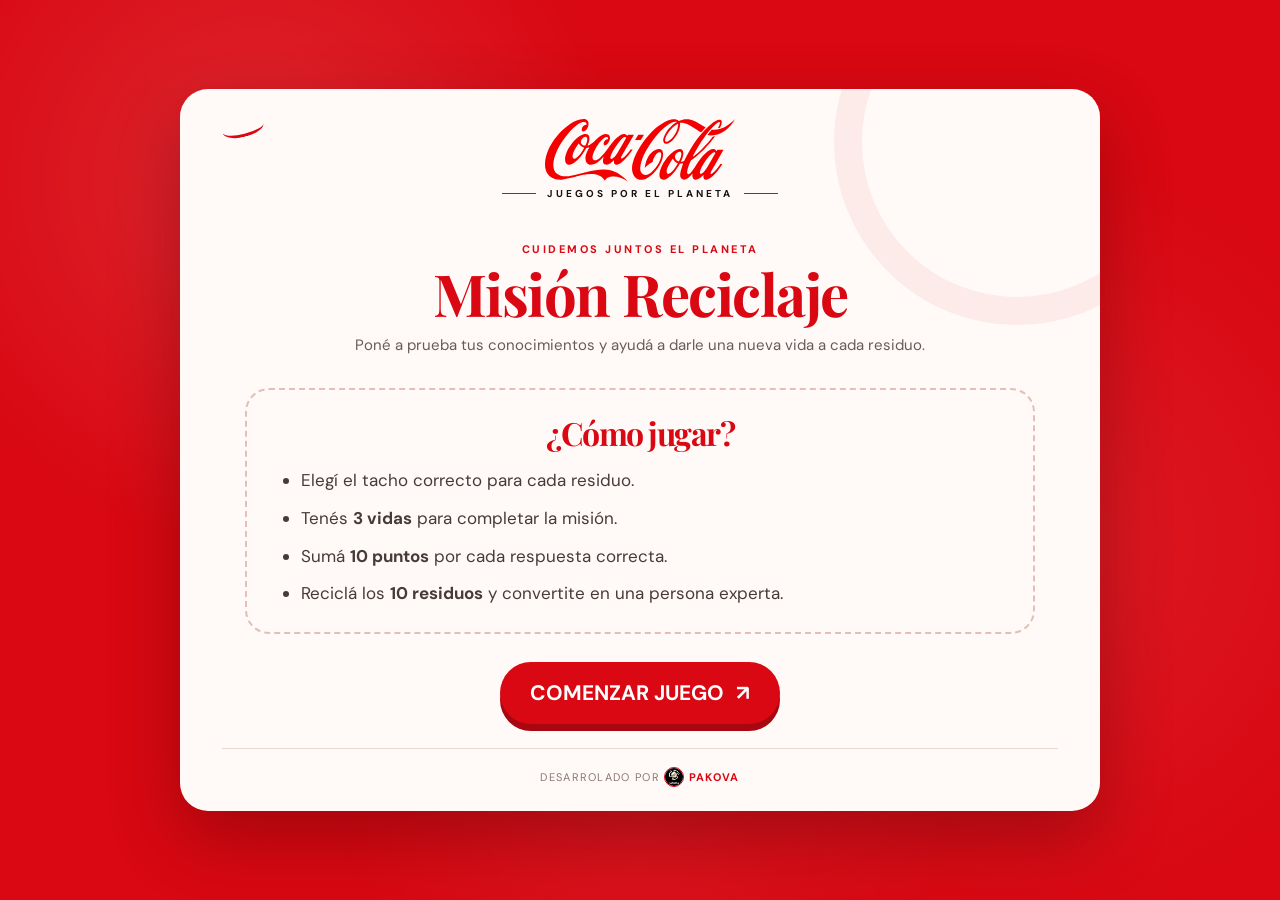
<file: Proyecto-Cocacola-main/CocaCola - Reciclaje/index.html>
<!DOCTYPE html>
<html lang="es">
<head>
  <meta charset="UTF-8">
  <meta name="viewport" content="width=device-width, initial-scale=1.0">
  <meta name="theme-color" content="#d90812">
  <title>Misión Reciclaje | Coca-Cola</title>
  <link rel="stylesheet" href="style.css">
</head>
<body>
  <div class="eco-background" aria-hidden="true">
    <span class="bubble bubble-1"></span><span class="bubble bubble-2"></span><span class="bubble bubble-3"></span><span class="bubble bubble-4"></span><span class="bubble bubble-5"></span>
    <span class="bubble bubble-6"></span><span class="bubble bubble-7"></span><span class="bubble bubble-8"></span><span class="bubble bubble-9"></span><span class="bubble bubble-10"></span>
    <span class="bubble bubble-11"></span><span class="bubble bubble-12"></span><span class="bubble bubble-13"></span><span class="bubble bubble-14"></span><span class="bubble bubble-15"></span>
    <span class="bubble bubble-16"></span><span class="bubble bubble-17"></span><span class="bubble bubble-18"></span><span class="bubble bubble-19"></span><span class="bubble bubble-20"></span>
  </div>
  <main class="juego" aria-label="Misión Reciclaje">
    <button class="enlace-inicio" id="enlace-inicio" type="button" onclick="volverAlInicio()">
      <svg viewBox="0 0 24 24" aria-hidden="true" focusable="false">
        <path d="m3 10 9-7 9 7v10a1 1 0 0 1-1 1h-5v-6H9v6H4a1 1 0 0 1-1-1V10Z"/>
      </svg>
      <span>Volver al inicio</span>
    </button>
    <header class="marca">
      <div class="swoosh" aria-hidden="true"></div>
      <img src="Coca-Colatitulo.svg" alt="Coca-Cola" class="marca-coca">
      <div class="marca-linea"><span></span> Juegos por el planeta <span></span></div>
    </header>

    <section id="pantalla-home" aria-labelledby="titulo-home">
      <div class="home-intro">
        <p class="eyebrow">Cuidemos juntos el planeta</p>
        <h1 id="titulo-home">Misión Reciclaje</h1>
        <p class="subtitulo">Poné a prueba tus conocimientos y ayudá a darle una nueva vida a cada residuo.</p>
      </div>

      <div class="reglas-home" aria-labelledby="titulo-reglas">
        <h2 id="titulo-reglas">¿Cómo jugar?</h2>
        <ul>
          <li>Elegí el tacho correcto para cada residuo.</li>
          <li>Tenés <strong>3 vidas</strong> para completar la misión.</li>
          <li>Sumá <strong>10 puntos</strong> por cada respuesta correcta.</li>
          <li>Reciclá los <strong>10 residuos</strong> y convertite en una persona experta.</li>
        </ul>
      </div>

      <button class="boton-comenzar" type="button" onclick="comenzarJuego()">Comenzar juego <span>↗</span></button>
    </section>

    <section id="pantalla-juego" aria-live="polite">
      <div class="intro">
        <p class="eyebrow">Pequeñas decisiones, un gran impacto</p>
        <h1 id="titulo-principal">Reciclá con propósito</h1>
        <p class="subtitulo">Ayudá al planeta y elegí el tacho correcto para cada residuo.</p>
      </div>

      <div class="informacion" aria-label="Estado del juego">
        <div class="dato"><span class="dato-icon">+</span><span class="dato-label">Puntos</span><strong id="puntos">0</strong></div>
        <div class="dato"><span class="dato-icon corazon">♥</span><span class="dato-label">Vidas</span><strong id="vidas">3</strong></div>
        <div class="dato"><span class="dato-icon">●</span><span class="dato-label">Residuo</span><strong><span id="numero-residuo">1</span><small>/10</small></strong></div>
      </div>

      <div class="pregunta-head"><p class="residuo-titulo">¿Dónde tirarías este residuo?</p><span class="pista">Elegí una opción</span></div>
      <div class="residuo" id="residuo" aria-label="Residuo actual">🧴</div>

      <div class="tachos" role="group" aria-label="Categorías de reciclaje">
        <button class="tacho plastico" type="button" onclick="elegirTacho('plastico')"><span class="icono-reciclaje" aria-hidden="true"><svg viewBox="0 0 48 48" focusable="false"><path d="M19 7h10l3 6H16l3-6Zm-6 10h22l-2 24H15l-2-24Zm5 4v15m6-15v15m6-15v15"/></svg></span><b>Plástico</b><small>Envases y botellas</small></button>
        <button class="tacho vidrio" type="button" onclick="elegirTacho('vidrio')"><span class="icono-reciclaje" aria-hidden="true"><svg viewBox="0 0 48 48" focusable="false"><path d="M19 6h10m-8 0v9l-5 8v16a3 3 0 0 0 3 3h10a3 3 0 0 0 3-3V23l-5-8V6m-10 17h16"/></svg></span><b>Vidrio</b><small>Frascos y botellas</small></button>
        <button class="tacho organico" type="button" onclick="elegirTacho('organico')"><span class="icono-reciclaje" aria-hidden="true"><svg viewBox="0 0 48 48" focusable="false"><path d="M24 40V20m0 8c-8 0-13-5-13-13 8 0 13 5 13 13Zm0-5c0-9 5-15 14-15 0 9-5 15-14 15Z"/></svg></span><b>Orgánico</b><small>Restos naturales</small></button>
      </div>
      <div id="mensaje" role="status" aria-live="assertive"></div>
    </section>

    <section id="pantalla-final" aria-live="polite">
      <div class="final-sello" id="final-sello">♻</div>

      <p class="eyebrow" id="final-eyebrow">Misión completada</p>

      <h2 id="final-titulo">¡Gracias por cuidar el mundo!</h2>

      <p class="puntaje-final" id="final-mensaje">
     Tu puntaje final es <strong id="puntaje-final">0</strong> puntos
      </p>

    <button class="boton-reiniciar" type="button" onclick="reiniciarJuego()">
    Jugar nuevamente <span>↗</span>
    </button>
    </section>
    <footer class="creditos">Desarrolado por <span class="creditos-marca"><img src="logo_empresa.jpeg" alt="" aria-hidden="true"> Pakova</span></footer>
    </main>

<script src="script.js"></script>
</body>
</html>
</file>
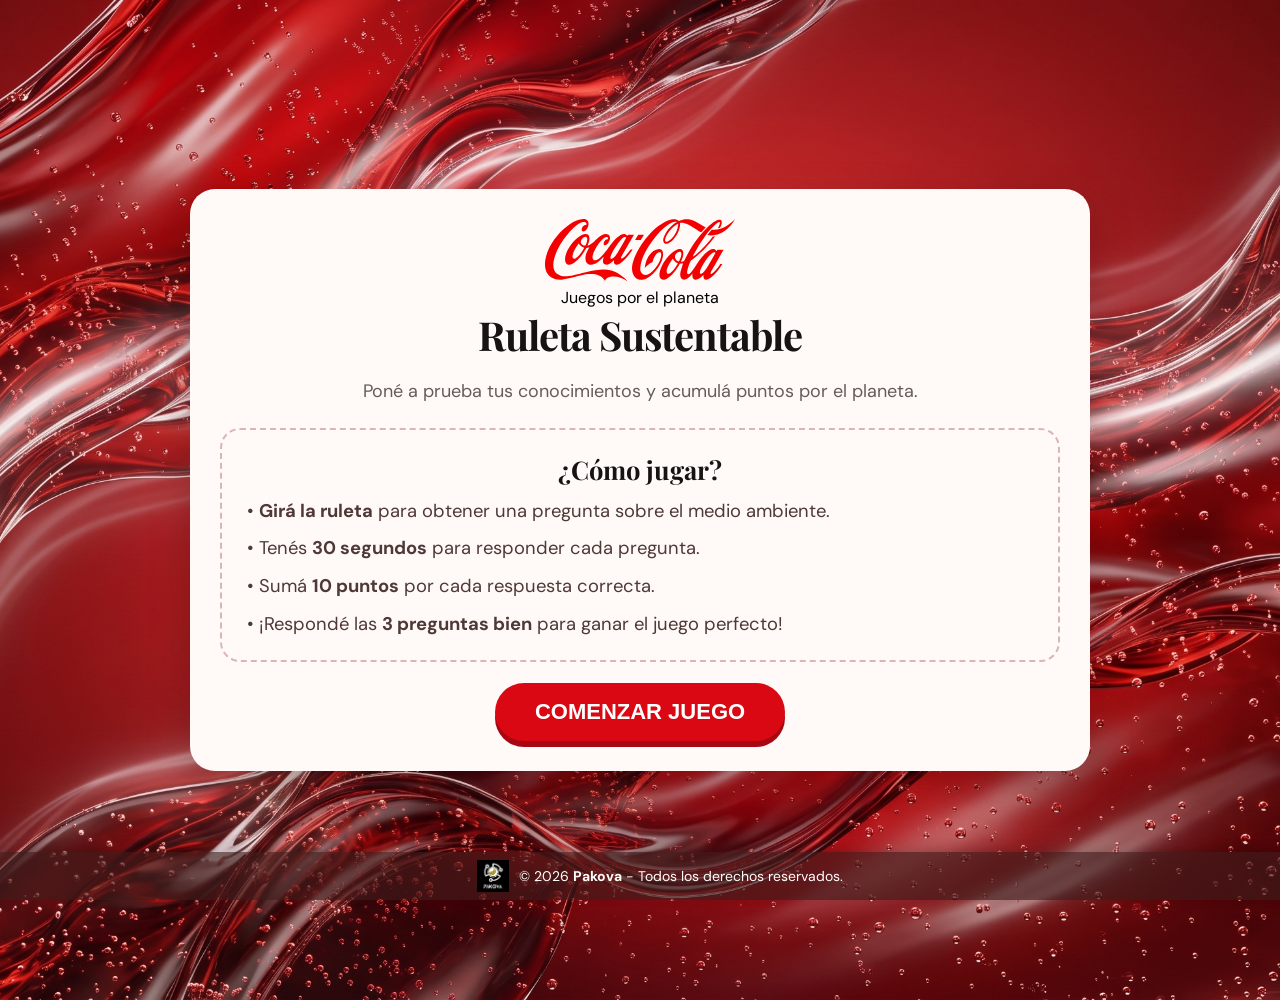
<file: Proyecto-Cocacola-main/CocaCola - Ruleta/index.html>
<!DOCTYPE html>
<html lang="es">
<head>
<meta charset="UTF-8">
<meta name="viewport" content="width=device-width, initial-scale=1.0">
<link rel="stylesheet" href="style.css">
<title>Ruleta Sustentable</title>

<style>

</style>
</head>


<body>

<div class="contenedor">
    <a class="enlace-inicio" href="index.html">
        <svg viewBox="0 0 24 24" aria-hidden="true" focusable="false">
            <path d="m3 10 9-7 9 7v10a1 1 0 0 1-1 1h-5v-6H9v6H4a1 1 0 0 1-1-1V10Z"/>
        </svg>
        <span>Volver al inicio</span>
    </a>

    <main class="home-card" aria-labelledby="titulo-principal">
    <header class="home-brand">
      <div class="swoosh" aria-hidden="true"></div>
      <img src="Coca-Colatitulo.svg" alt="Coca-Cola" class="brand-logo">
      <div class="brand-line"><span></span> Juegos por el planeta <span></span></div>
    </header>

    <!--MENU PRINCIPAL-->
    <div id="menuPrincipal">

        <h1>Ruleta Sustentable</h1>

        <p class="descripcion">
            Poné a prueba tus conocimientos y acumulá puntos por el planeta.
        </p>

        <div class="reglas">
            <strong class="tituloReglas">¿Cómo jugar?</strong>
            <ul>
                <li>• <strong>Girá la ruleta</strong> para obtener una pregunta sobre el medio ambiente.</li>
                <li>• Tenés <strong>30 segundos</strong> para responder cada pregunta.</li>
                <li>• Sumá <strong>10 puntos</strong> por cada respuesta correcta.</li>
                <li>• ¡Respondé las <strong>3 preguntas bien</strong> para ganar el juego perfecto!</li>
            </ul>
        </div>

        <br>

        <button id="comenzar">COMENZAR JUEGO</button>

    </div>


    <!--JUEGO-->
    <div id="juego">

        <h1 id="tituloJuego">Ruleta Sustentable</h1>

        <p class="descripcion" id="descripcionJuego">
            ¡Cuidar el planeta está en tus manos!
        </p>

        <!--INFORMACIÓN-->
        <div class="informacion">
            <div class="info puntos">
                Puntos: <span id="puntos">0</span>
            </div>

            <div class="info tiempo">
                Tiempo: <span id="tiempo">30</span>s
            </div>

            <div class="info progreso">
                Desafíos: <span id="progreso">0</span> / 3
            </div>
        </div>

        <!-- RULETA -->
        <div class="ruleta" id="ruletaWrap">
            <div class="flecha"></div>
            <canvas id="canvas" width="700" height="700"></canvas>
            <div class="centro"></div>
        </div>

        <button id="botonGirar">GIRAR RULETA</button>

        <!-- DESAFÍO -->
        <div id="desafio" class="desafio" style="display:none;">
            <h2 id="tituloDesafio"></h2>
            <div id="pregunta" class="pregunta"></div>
            <div id="opciones" class="opciones"></div>
            <div id="resultado" class="resultado"></div>
        </div>

    </div>

</div>


<!--COPYRIGHT-->
<footer class="footer">
    <img src="logo_empresa.jpeg" alt="Logo de la empresa" class="logoEmpresa">
    <span>© 2026 <strong>Pakova</strong> - Todos los derechos reservados.</span>
</footer>


<script src="script.js"></script>

</body>
</html>
</file>
<file: Proyecto-Cocacola-main/CocaCola - Reciclaje/style.css>
@import url("https://fonts.googleapis.com/css2?family=DM+Sans:wght@400;500;700&family=Playfair+Display:wght@700;800&display=swap");
.creditos {
  display: flex;
  align-items: center;
  justify-content: center;
  gap: 4px;
}
.creditos-marca {
  display: inline-flex;
  align-items: center;
  gap: 5px;
  font-weight: 700;
  color: var(--red);
}
.creditos-marca img {
  width: 20px;
  height: 20px;
  object-fit: cover;
  border-radius: 50%;
  border: 1px solid var(--red);
  background: #000;
}

.enlace-inicio {
  position: fixed;
  top: 22px;
  left: 22px;
  z-index: 3;
  display: inline-flex;
  align-items: center;
  gap: 8px;
  padding: 10px 15px;
  border: 1px solid rgba(255, 250, 247, 0.7);
  border-radius: 999px;
  color: var(--paper);
  background: rgba(114, 21, 27, 0.9);
  box-shadow: 0 5px 14px rgba(52, 0, 0, 0.2);
  font-size: 13px;
  font-weight: 700;
  text-decoration: none;
  transition: background 0.2s ease, transform 0.2s ease;
  cursor: pointer;
  font-family: inherit;
}
.enlace-inicio svg {
  width: 17px;
  height: 17px;
  fill: none;
  stroke: currentColor;
  stroke-linecap: round;
  stroke-linejoin: round;
  stroke-width: 2;
}
.enlace-inicio:hover,
.enlace-inicio:focus-visible {
  background: var(--red-deep);
  transform: translateY(-2px);
}
.enlace-inicio:focus-visible {
  outline: 3px solid rgba(255, 250, 247, 0.9);
  outline-offset: 3px;
}
.enlace-inicio:active {
  transform: translateY(1px);
}

:root {
  --red: #d90812;
  --red-deep: #a80712;
  --ink: #171313;
  --paper: #fffaf7;
  --mist: #f4e9e5;
  --line: #ead7d3;
}
.icono-reciclaje {
  display: grid;
  place-items: center;
  width: 52px;
  height: 52px;
  margin: 0 auto 12px;
  border-radius: 16px;
  background: var(--mist);
  color: var(--red);
  transition:
    transform 0.2s ease,
    background 0.2s ease;
}
.icono-reciclaje svg {
  width: 32px;
  height: 32px;
  fill: none;
  stroke: currentColor;
  stroke-linecap: round;
  stroke-linejoin: round;
  stroke-width: 2.6;
}
.tacho:hover .icono-reciclaje,
.tacho:focus-visible .icono-reciclaje {
  transform: translateY(-3px);
  background: var(--red);
  color: var(--paper);
}
.vidrio .icono-reciclaje {
  color: #087f73;
}
.organico .icono-reciclaje {
  color: #5f832d;
}
.vidrio:hover .icono-reciclaje,
.vidrio:focus-visible .icono-reciclaje {
  background: #087f73;
  color: var(--paper);
}
.organico:hover .icono-reciclaje,
.organico:focus-visible .icono-reciclaje {
  background: #5f832d;
  color: var(--paper);
}
* {
  box-sizing: border-box;
  margin: 0;
  padding: 0;
}
html {
  background: var(--red-deep);
}
body {
  font-family: "DM Sans", Arial, sans-serif;
  min-height: 100vh;
  background: var(--red);
  color: var(--ink);
  display: flex;
  align-items: center;
  justify-content: center;
  padding: 24px;
  overflow-x: hidden;
  position: relative;
}
body:before {
  content: "";
  position: fixed;
  inset: 0;
  background:
    radial-gradient(
      circle at 20% 20%,
      rgba(255, 255, 255, 0.12),
      transparent 30%
    ),
    radial-gradient(
      circle at 80% 60%,
      rgba(255, 255, 255, 0.08),
      transparent 35%
    ),
    radial-gradient(
      circle at 50% 90%,
      rgba(255, 255, 255, 0.05),
      transparent 30%
    );
  pointer-events: none;
}
.eco-background {
  position: fixed;
  inset: 0;
  overflow: hidden;
  pointer-events: none;
  z-index: 0;
}
.bubble {
  position: absolute;
  bottom: -140px;
  border-radius: 50%;
  background: rgba(255, 255, 255, 0.15);
  backdrop-filter: blur(2px);
  animation: float linear infinite;
}
.bubble:nth-child(3n) {
  background: rgba(255, 255, 255, 0.1);
}
.bubble-1 {
  width: 72px;
  height: 72px;
  left: 4%;
  animation-duration: 12s;
  animation-delay: -3s;
}
.bubble-2 {
  width: 118px;
  height: 118px;
  left: 13%;
  animation-duration: 16s;
  animation-delay: -9s;
}
.bubble-3 {
  width: 46px;
  height: 46px;
  left: 23%;
  animation-duration: 10s;
  animation-delay: -1s;
}
.bubble-4 {
  width: 94px;
  height: 94px;
  left: 31%;
  animation-duration: 14s;
  animation-delay: -7s;
}
.bubble-5 {
  width: 58px;
  height: 58px;
  left: 42%;
  animation-duration: 11s;
  animation-delay: -5s;
}
.bubble-6 {
  width: 132px;
  height: 132px;
  left: 49%;
  animation-duration: 18s;
  animation-delay: -11s;
}
.bubble-7 {
  width: 64px;
  height: 64px;
  left: 61%;
  animation-duration: 13s;
  animation-delay: -4s;
}
.bubble-8 {
  width: 88px;
  height: 88px;
  left: 68%;
  animation-duration: 15s;
  animation-delay: -8s;
}
.bubble-9 {
  width: 48px;
  height: 48px;
  left: 77%;
  animation-duration: 10s;
  animation-delay: -2s;
}
.bubble-10 {
  width: 110px;
  height: 110px;
  left: 84%;
  animation-duration: 17s;
  animation-delay: -12s;
}
.bubble-11 {
  width: 56px;
  height: 56px;
  left: 92%;
  animation-duration: 12s;
  animation-delay: -6s;
}
.bubble-12 {
  width: 80px;
  height: 80px;
  left: 8%;
  animation-duration: 15s;
  animation-delay: -10s;
}
.bubble-13 {
  width: 42px;
  height: 42px;
  left: 37%;
  animation-duration: 9s;
  animation-delay: -3s;
}
.bubble-14 {
  width: 104px;
  height: 104px;
  left: 56%;
  animation-duration: 16s;
  animation-delay: -13s;
}
.bubble-15 {
  width: 68px;
  height: 68px;
  left: 73%;
  animation-duration: 12s;
  animation-delay: -9s;
}
.bubble-16 {
  width: 124px;
  height: 124px;
  left: 26%;
  animation-duration: 19s;
  animation-delay: -15s;
}
.bubble-17 {
  width: 52px;
  height: 52px;
  left: 46%;
  animation-duration: 11s;
  animation-delay: -6s;
}
.bubble-18 {
  width: 76px;
  height: 76px;
  left: 64%;
  animation-duration: 14s;
  animation-delay: -2s;
}
.bubble-19 {
  width: 44px;
  height: 44px;
  left: 89%;
  animation-duration: 9s;
  animation-delay: -5s;
}
.bubble-20 {
  width: 98px;
  height: 98px;
  left: 17%;
  animation-duration: 17s;
  animation-delay: -14s;
}
@keyframes float {
  0% {
    transform: translateY(0) scale(1);
    opacity: 0.3;
  }
  50% {
    opacity: 0.8;
  }
  100% {
    transform: translateY(-120vh) scale(1.3);
    opacity: 0;
  }
}
.juego {
  position: relative;
  width: 100%;
  max-width: 920px;
  min-height: 650px;
  background: var(--paper);
  border-radius: 28px;
  padding: 30px 42px 24px;
  box-shadow: 0 28px 70px rgba(52, 0, 0, 0.32);
  overflow: hidden;
}
.juego:after {
  content: "";
  position: absolute;
  right: -100px;
  top: -130px;
  width: 310px;
  height: 310px;
  border: 28px solid rgba(217, 8, 18, 0.06);
  border-radius: 50%;
  pointer-events: none;
}
#pantalla-home {
  display: block;
  max-width: 790px;
  margin: 42px auto 0;
  text-align: center;
}
.home-intro {
  margin-bottom: 32px;
}
.home-intro h1 {
  font-family: "Playfair Display", Georgia, serif;
  color: var(--red);
  font-size: clamp(38px, 6vw, 58px);
  line-height: 1.05;
  letter-spacing: -1.5px;
}
.reglas-home {
  padding: 26px 30px;
  border: 2px dashed #e4beb7;
  border-radius: 24px;
  text-align: left;
}
.reglas-home h2 {
  color: var(--red);
  text-align: center;
  font-size: clamp(24px, 4vw, 32px);
  margin-bottom: 18px;
}
.reglas-home ul {
  display: grid;
  gap: 13px;
  padding-left: 24px;
  color: #463b39;
  font-size: 17px;
  line-height: 1.45;
}
.boton-comenzar {
  display: inline-flex;
  align-items: center;
  justify-content: center;
  gap: 12px;
  min-width: 280px;
  margin-top: 28px;
  padding: 17px 28px;
  border: 0;
  border-radius: 999px;
  background: var(--red);
  color: white;
  box-shadow: 0 7px 0 var(--red-deep);
  font: inherit;
  font-size: 21px;
  font-weight: 700;
  text-transform: uppercase;
  cursor: pointer;
  transition: transform 0.2s ease, background 0.2s ease;
}
.boton-comenzar:hover,
.boton-comenzar:focus-visible {
  background: var(--red-deep);
  transform: translateY(-2px);
}
.boton-comenzar:focus-visible {
  outline: 3px solid rgba(217, 8, 18, 0.3);
  outline-offset: 4px;
}
.boton-comenzar:active {
  transform: translateY(3px);
  box-shadow: 0 3px 0 var(--red-deep);
}
#pantalla-juego {
  display: none;
}
.marca {
  text-align: center;
  color: var(--red);
  margin-bottom: 24px;
}
.marca-coca {
  font-family: "Playfair Display", Georgia, serif;
  font-size: 30px;
  font-weight: 800;
  letter-spacing: -1.5px;
}
.marca-linea {
  display: flex;
  align-items: center;
  justify-content: center;
  gap: 11px;
  font-size: 10px;
  font-weight: 700;
  letter-spacing: 3px;
  text-transform: uppercase;
  color: var(--ink);
}
.marca-linea span {
  height: 1px;
  width: 34px;
  background: var(--red);
}
.swoosh {
  position: absolute;
  top: 30px;
  left: 42px;
  width: 42px;
  height: 18px;
  border-bottom: 3px solid var(--red);
  border-radius: 50%;
  transform: rotate(-14deg);
}
.intro {
  text-align: center;
  margin-bottom: 22px;
}
.eyebrow {
  color: var(--red);
  font-size: 11px;
  font-weight: 700;
  letter-spacing: 2.5px;
  text-transform: uppercase;
  margin-bottom: 7px;
}
.intro h1,
h2 {
  font-family: "Playfair Display", Georgia, serif;
  font-size: clamp(30px, 5vw, 48px);
  line-height: 1.06;
  letter-spacing: -1.5px;
}
.subtitulo {
  font-size: 15px;
  color: #675b59;
  margin: 10px auto 0;
  line-height: 1.5;
}
.informacion {
  display: flex;
  align-items: center;
  justify-content: space-around;
  background: var(--mist);
  border-top: 1px solid var(--line);
  border-bottom: 1px solid var(--line);
  padding: 14px 10px;
  margin-bottom: 25px;
}
.dato {
  display: flex;
  align-items: center;
  gap: 8px;
  font-size: 14px;
}
.dato-icon {
  display: grid;
  place-items: center;
  width: 25px;
  height: 25px;
  border-radius: 50%;
  background: var(--red);
  color: white;
  font-weight: 700;
}
.dato-icon.corazon {
  font-size: 13px;
}
.dato-label {
  color: #786967;
}
.dato strong {
  font-size: 18px;
}
.dato small {
  font-size: 12px;
  color: #786967;
}
.pregunta-head {
  display: flex;
  align-items: baseline;
  justify-content: center;
  gap: 12px;
}
.residuo-titulo {
  font-family: "Playfair Display", Georgia, serif;
  font-size: 22px;
}
.pista {
  font-size: 11px;
  text-transform: uppercase;
  letter-spacing: 1.5px;
  color: var(--red);
  font-weight: 700;
}
.residuo {
  width: 168px;
  height: 168px;
  margin: 16px auto 24px;
  background: white;
  border: 1px solid var(--line);
  border-radius: 50%;
  display: grid;
  place-items: center;
  font-size: 86px;
  box-shadow: 0 12px 30px rgba(110, 20, 20, 0.1);
  transition: transform 0.25s ease;
}
.tachos {
  display: flex;
  justify-content: center;
  gap: 13px;
  flex-wrap: wrap;
}
.tacho {
  border: 0;
  min-height: 112px;
  flex: 1 1 170px;
  max-width: 225px;
  border-radius: 13px;
  padding: 18px 14px;
  cursor: pointer;
  color: white;
  display: flex;
  flex-direction: column;
  align-items: center;
  justify-content: center;
  gap: 3px;
  box-shadow: 0 7px 0 rgba(80, 0, 0, 0.13);
  transition:
    transform 0.2s,
    box-shadow 0.2s;
}
.tacho:hover,
.tacho:focus-visible {
  transform: translateY(-4px);
  box-shadow: 0 11px 0 rgba(80, 0, 0, 0.14);
  outline: 3px solid rgba(217, 8, 18, 0.25);
  outline-offset: 3px;
}
.tacho:active {
  transform: translateY(1px);
  box-shadow: 0 3px 0 rgba(80, 0, 0, 0.13);
}
.tacho span {
  font-size: 30px;
  line-height: 1;
}
.tacho b {
  font-size: 16px;
}
.tacho small {
  font-size: 11px;
  opacity: 0.82;
}
.plastico {
  background: var(--red);
}
.vidrio {
  background: #b92029;
}
.organico {
  background: #72151b;
}
#mensaje {
  min-height: 26px;
  text-align: center;
  margin-top: 18px;
  font-size: 15px;
  font-weight: 700;
}
.correcto {
  color: #167548;
}
.incorrecto {
  color: var(--red);
}
#pantalla-final {
  display: none;
  text-align: center;
  padding: 70px 12px 46px;
}
.final-sello {
  display: grid;
  place-items: center;
  width: 82px;
  height: 82px;
  margin: 0 auto 22px;
  background: var(--red);
  color: white;
  border-radius: 50%;
  font-size: 38px;
}
.final-sello + h2 {
  margin-top: 0;
}
.puntaje-final {
  font-size: 17px;
  color: #675b59;
  margin: 18px 0 28px;
}
.puntaje-final strong {
  color: var(--red);
  font-size: 30px;
  margin: 0 5px;
}
.boton-reiniciar {
  border: 0;
  border-radius: 999px;
  background: var(--red);
  color: white;
  padding: 14px 24px;
  font:
    700 14px "DM Sans",
    sans-serif;
  cursor: pointer;
  transition:
    background 0.2s,
    transform 0.2s;
}
.boton-reiniciar:hover,
.boton-reiniciar:focus-visible {
  background: var(--red-deep);
  transform: translateY(-2px);
  outline: 3px solid rgba(217, 8, 18, 0.2);
  outline-offset: 3px;
}
.boton-reiniciar span {
  margin-left: 8px;
  font-size: 18px;
}
footer {
  text-align: center;
  margin-top: 24px;
  padding-top: 18px;
  border-top: 1px solid var(--line);
  font-size: 11px;
  letter-spacing: 1.3px;
  color: #8b7773;
  text-transform: uppercase;
}
@media (max-width: 600px) {
  .enlace-inicio {
    top: 12px;
    left: 12px;
    padding: 9px 12px;
    font-size: 12px;
  }
  #pantalla-home {
    margin-top: 24px;
  }
  .reglas-home {
    padding: 22px 20px;
  }
  .reglas-home ul {
    font-size: 15px;
  }

  body {
    padding: 12px;
  }
  .juego {
    padding: 24px 18px 18px;
    border-radius: 20px;
  }
  .swoosh {
    left: 20px;
    top: 24px;
  }
  .marca-coca {
    font-size: 26px;
  }
  .informacion {
    gap: 8px;
  }
  .dato {
    flex-direction: column;
    gap: 4px;
    font-size: 11px;
  }
  .dato strong {
    font-size: 16px;
  }
  .pregunta-head {
    flex-direction: column;
    align-items: center;
    gap: 4px;
  }
  .residuo {
    width: 145px;
    height: 145px;
    font-size: 72px;
  }
  .tacho {
    min-height: 104px;
    padding: 14px 8px;
  }
  .tacho small {
    display: none;
  }
}
@media (prefers-reduced-motion: reduce) {
  *,
  *:before,
  *:after {
    scroll-behavior: auto !important;
    transition: none !important;
  }
}
</file>
<file: Proyecto-Cocacola-main/CocaCola - Ruleta/style.css>
@import url("https://fonts.googleapis.com/css2?family=DM+Sans:wght@400;500;700&family=Playfair+Display:wght@700;800&display=swap");

:root {
    --red: #d90812;
    --red-deep: #a80712;
    --ink: #171313;
    --paper: #fffaf7;
    --mist: #f4e9e5;
    --line: #ead7d3;
}

body {
    margin: 0;
    min-height: 100vh;
    min-height: 100dvh;

    font-family: "DM Sans", Arial, sans-serif;
    background-image: url(bgcoke16-9.jpg);
    background-size: cover, cover;
    background-position: center, center;
    background-repeat: no-repeat, no-repeat;

        display: flex;
        justify-content: center;
        align-items: center;

    padding: 20px;
    padding-top: 30px;
    padding-bottom: 70px;
}

.contenedor {
    width: 100%;
    max-width: 900px;
    background: var(--paper);
    border-radius: 25px;
    padding: 30px;
    text-align: center;
    box-sizing: border-box;
    box-shadow: 0 15px 40px rgba(0,0,0,.25);
}

.enlace-inicio {
    display: none;
    position: fixed;
    top: 22px;
    left: 22px;
    z-index: 3;
    align-items: center;
    gap: 8px;
    padding: 10px 15px;
    border: 1px solid rgba(255, 250, 247, 0.7);
    border-radius: 999px;
    color: var(--paper);
    background: rgba(114, 21, 27, 0.9);
    box-shadow: 0 5px 14px rgba(52, 0, 0, 0.2);
    font-size: 13px;
    font-weight: 700;
    text-decoration: none;
    transition: background 0.2s ease, transform 0.2s ease;
}

.enlace-inicio svg {
    width: 17px;
    height: 17px;
    fill: none;
    stroke: currentColor;
    stroke-linecap: round;
    stroke-linejoin: round;
    stroke-width: 2;
}

.enlace-inicio:hover,
.enlace-inicio:focus-visible {
    background: var(--red-deep);
    transform: translateY(-2px);
}

.enlace-inicio:focus-visible {
    outline: 3px solid rgba(255, 250, 247, 0.9);
    outline-offset: 3px;
}

.enlace-inicio:active {
    transform: translateY(1px);
}


/*TITULO*/

h1 {
    color: var(--ink);
    margin: 0;
    font-size: 40px;
    font-family: "Playfair Display", Georgia, serif;
    letter-spacing: -1px;
}

.descripcion {
    color: #675b59;
    font-size: 18px;
    margin-bottom: 20px;
}


/*INFORMACIÓN DEL JUEGO*/

.informacion {
    display: flex;
    justify-content: center;
    gap: 15px;
    flex-wrap: wrap;
    margin-bottom: 20px;
}

.info {
    padding: 10px 20px;
    border-radius: 25px;
    font-weight: bold;
    font-size: 18px;
}

.puntos {
    background: #fbe8e5;
    color: var(--red);
    border: 2px solid #efb8b5;
}

.tiempo {
    background: #f4e9e5;
    color: #087f73;
    border: 2px solid #b8d9d4;
}

.progreso {
    background: #edf3e5;
    color: #5f832d;
    border: 2px solid #c6d9ad;
}


/*MENU PRINCIPAL*/

#menuPrincipal {
    display: block;
}

#juego {
    display: none;
}


/*BOTON COMENZAR*/

#comenzar {
    padding: 16px 40px;
    border: none;
    border-radius: 40px;
    background: var(--red);
    color: white;
    font-size: 22px;
    font-weight: bold;
    cursor: pointer;
    box-shadow: 0 6px 0 var(--red-deep);
    transition: .2s;
}

#comenzar:hover {
    background: #ef1b25;
    transform: translateY(-2px);
}

#comenzar:active {
    transform: translateY(3px);
    box-shadow: 0 2px 0 var(--red-deep);
}


/*RULETA*/

.ruleta {
    position: relative;
    width: min(450px, 90vw);
    aspect-ratio: 1;
    margin: auto;
}

canvas {
    width: 100%;
    height: 100%;
    display: block;
    border-radius: 50%;
    box-shadow: 0 8px 25px rgba(0,0,0,.3);
}

.flecha {
    position: absolute;
    top: -15px;
    left: 50%;
    transform: translateX(-50%);
    width: 0;
    height: 0;
    border-left: 22px solid transparent;
    border-right: 22px solid transparent;
    border-top: 50px solid #000000;
    z-index: 10;
    filter: drop-shadow(0 3px 3px rgba(0,0,0,.4));
}

.centro {
    position: absolute;
    width: 70px;
    height: 70px;
    left: 50%;
    top: 50%;
    transform: translate(-50%, -50%);
    background: var(--paper);
    border: 8px solid var(--red-deep);
    border-radius: 50%;
}


/*BOTON GIRAR*/

#botonGirar {
    margin-top: 30px;
    padding: 15px 40px;
    border: none;
    border-radius: 40px;
    background: var(--red);
    color: white;
    font-size: 22px;
    font-weight: bold;
    cursor: pointer;
    box-shadow: 0 6px 0 var(--red-deep);
}

#botonGirar:hover {
    background: #ef1b25;
    transform: translateY(-2px);
}

#botonGirar:disabled {
    background: #d88b8f;
    box-shadow: none;
    cursor: not-allowed;
}


/*DESAFIO*/

.desafio {
    margin-top: 30px;
    padding: 25px;
    background: var(--mist);
    border-radius: 20px;
    border: 3px solid #d9b6b1;
}

.desafio h2 {
    margin-top: 0;
    color: var(--red-deep);
    font-size: 28px;
    font-family: "Playfair Display", Georgia, serif;
}

.pregunta {
    font-size: 20px;
    font-weight: bold;
    color: #4f3937;
    margin-bottom: 20px;
}


/*OPCIONES*/

.opciones {
    display: grid;
    gap: 12px;
}

.opcion {
    width: 100%;
    padding: 16px;
    border-radius: 15px;
    background: var(--paper);
    border: 3px solid #e0c9c5;
    color: #4f3937;
    font-size: 17px;
    font-weight: bold;
    cursor: pointer;
    transition: .2s;
}

.opcion:hover {
    background: #f4e9e5;
    border-color: var(--red);
}

.opcion.correcta {
    background: #c8e6c9;
    border-color: #447d2e;
    color: #265e1b;
}

.opcion.incorrecta {
    background: #ffcdd2;
    border-color: #c62828;
    color: #b71c1c;
}

.opcion:disabled {
    cursor: default;
}


/*CARTEL*/

.resultado {
    margin-top: 20px;
    padding: 20px;
    border-radius: 18px;
    font-size: 20px;
    font-weight: bold;
    display: none;
    animation: aparecer .3s ease;
}

.resultado.correcto {
    display: block;
    background: #c8e6c9;
    border: 3px solid #56a043;
    color: #285e1b;
}

.resultado.incorrecto {
    display: block;
    background: #ffcdd2;
    border: 3px solid #e53935;
    color: #b71c1c;
}

.resultado.victoria {
    display: block;
    background: #fff9c4;
    border: 3px solid #4ffb2d;
    color: #567948;
    font-size: 24px;
}

.resultado.derrota {
    display: block;
    background: #ffebee;
    border: 3px solid #e53935;
    color: #b71c1c;
    font-size: 24px;
}

@keyframes aparecer {
    from {
        opacity: 0;
        transform: scale(.9);
    }
    to {
        opacity: 1;
        transform: scale(1);
    }
}


/*BOTON MENU*/

.botonMenu {
    margin-top: 15px;
    padding: 13px 28px;
    border: none;
    border-radius: 30px;
    background: var(--red-deep);
    color: white;
    font-size: 17px;
    font-weight: bold;
    cursor: pointer;
}

.botonMenu:hover {
    background: #72151b;
}


/*REGLAS (OPTIMIZADO Y RESPONSIVO)*/

.reglas {
    margin-top: 25px;
    padding: 22px 25px;
    background: var(--paper);
    border-radius: 20px;
    border: 2px dashed #d9b6b1;
    color: var(--ink);
    text-align: left;
    width: 100%;
    max-width: 100%;
    box-sizing: border-box;
}

.reglas strong.tituloReglas {
    color: var(--ink);
    font-size: 1.6rem;
    display: block;
    margin-bottom: 12px;
    text-align: center;
    font-family: "Playfair Display", Georgia, serif;
    font-weight: bold;
}

.reglas ul {
    list-style: none;
    padding: 0;
    margin: 0;
}

.reglas li {
    font-size: 1.15rem;
    line-height: 1.5;
    margin-bottom: 10px;
    color: #4f3937;
}

.reglas li:last-child {
    margin-bottom: 0;
}


/*COPYRIGHT*/

.footer {
    position: fixed;
    bottom: 0;
    left: 0;
    width: 100%;
    padding: 8px 20px;
    display: flex;
    justify-content: center;
    align-items: center;
    gap: 10px;
    text-align: center;
    background: rgba(63, 28, 28, 0.64);
    color: white;
    font-size: 14px;
    z-index: 1000;
    box-shadow: 0 -3px 10px rgba(0, 0, 0, 0.15);
}

.logoEmpresa {
    height: 32px;
    width: auto;
    object-fit: contain;
    display: block;
}

.footer strong {
    color: white;
}


/*MEDIA QUERIES (TABLETS Y MOVILES)*/

@media (max-width: 768px) {
    .reglas {
        padding: 18px 20px;
    }
    .reglas strong.tituloReglas {
        font-size: 1.3rem;
    }
    .reglas li {
        font-size: 1.05rem;
    }
}

@media (max-width: 500px) {
    .enlace-inicio {
        top: 12px;
        left: 12px;
        padding: 9px 12px;
        font-size: 12px;
    }

    .contenedor {
        padding: 20px 15px;
    }

    h1 {
        font-size: 30px;
    }

    .descripcion {
        font-size: 16px;
    }

    .info {
        font-size: 15px;
        padding: 8px 14px;
    }

    #botonGirar {
        font-size: 18px;
        padding: 13px 28px;
    }

    .desafio h2 {
        font-size: 23px;
    }

    .pregunta {
        font-size: 17px;
    }

    .opcion {
        font-size: 15px;
    }

    .reglas {
        padding: 15px 16px;
        margin-top: 18px;
    }

    .reglas strong.tituloReglas {
        font-size: 1.15rem;
        margin-bottom: 8px;
    }

    .reglas li {
        font-size: 0.95rem;
        margin-bottom: 8px;
    }

    .footer {
        font-size: 11px;
        padding: 7px 10px;
        gap: 7px;
    }

    .logoEmpresa {
        height: 25px;
    }
}
</file>
